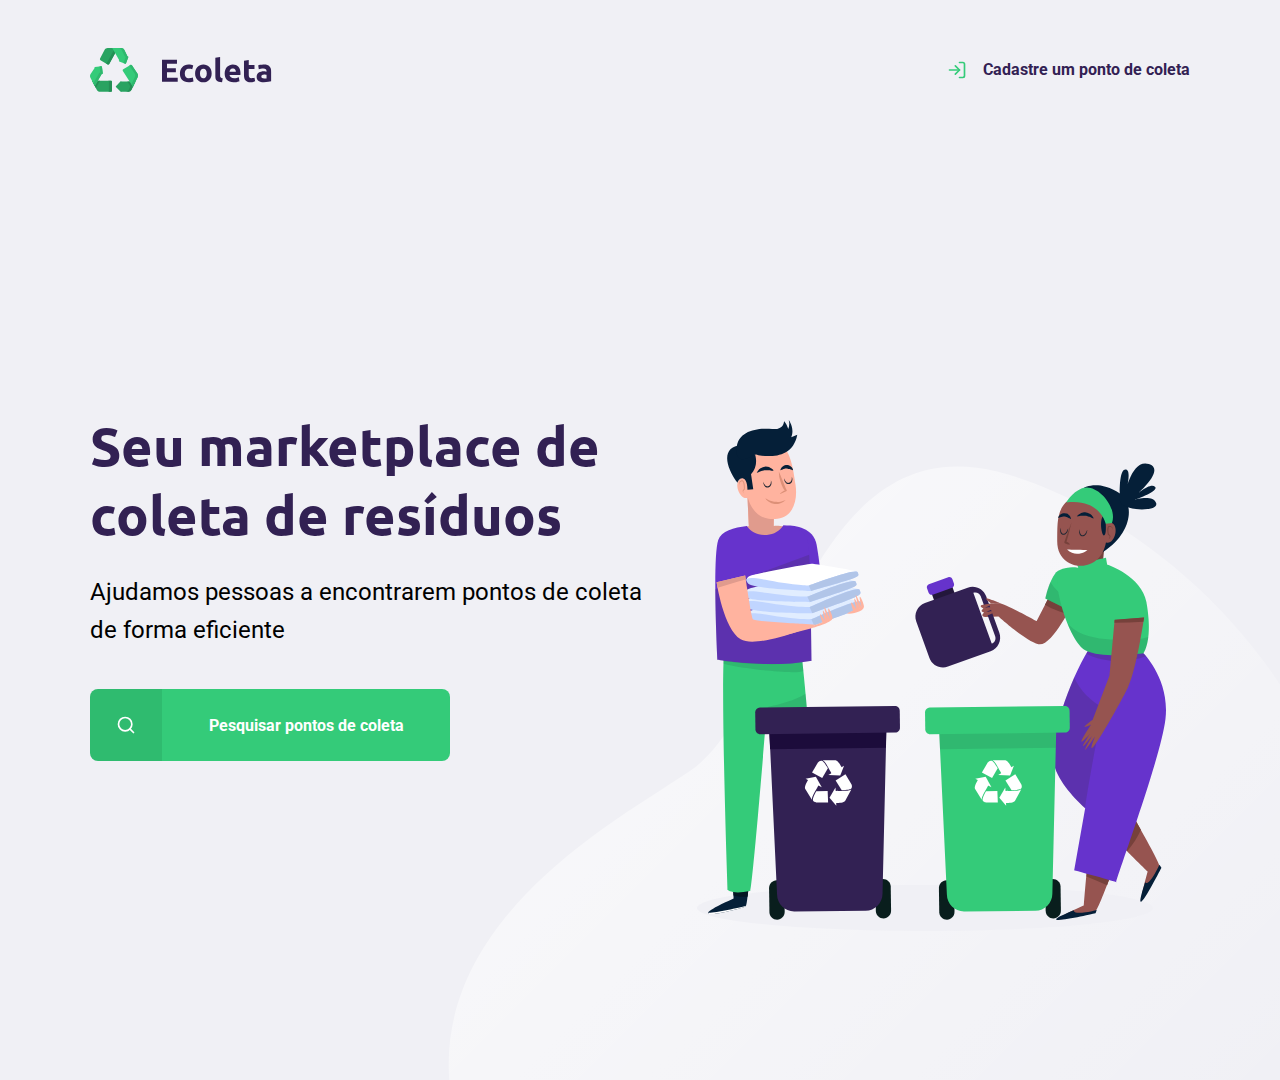
<file: index.html>
<!DOCTYPE html>
<html lang="pt">
<head>
    <meta charset="UTF-8">
    <meta name="viewport" content="width=device-width, initial-scale=1.0">
    <title>Ecoleta</title>
    <link href="https://fonts.googleapis.com/css2?family=Roboto&family=Ubuntu:wght@700&display=swap" rel="stylesheet">
    <link rel="stylesheet" href="styles/main.css">
    <link rel="stylesheet" href="styles/home.css">
    <link rel="stylesheet" href="styles/responsive.css">
</head>
<body>
    <div id="page-home">
        <div class="content">
            <header>
                <img src="assets/logo.svg" alt="logo">
                <a href="#">
                    <span></span>
                    Cadastre um ponto de coleta</a>
            </header>
            <main>
                <h1>Seu marketplace de coleta de resíduos</h1>
                <p>Ajudamos pessoas a encontrarem pontos de coleta de forma eficiente</p>
                <a href=""><span></span><strong>Pesquisar pontos de coleta</strong></a>
            </main>
        </div>
    </div>
</body>
</html>
</file>
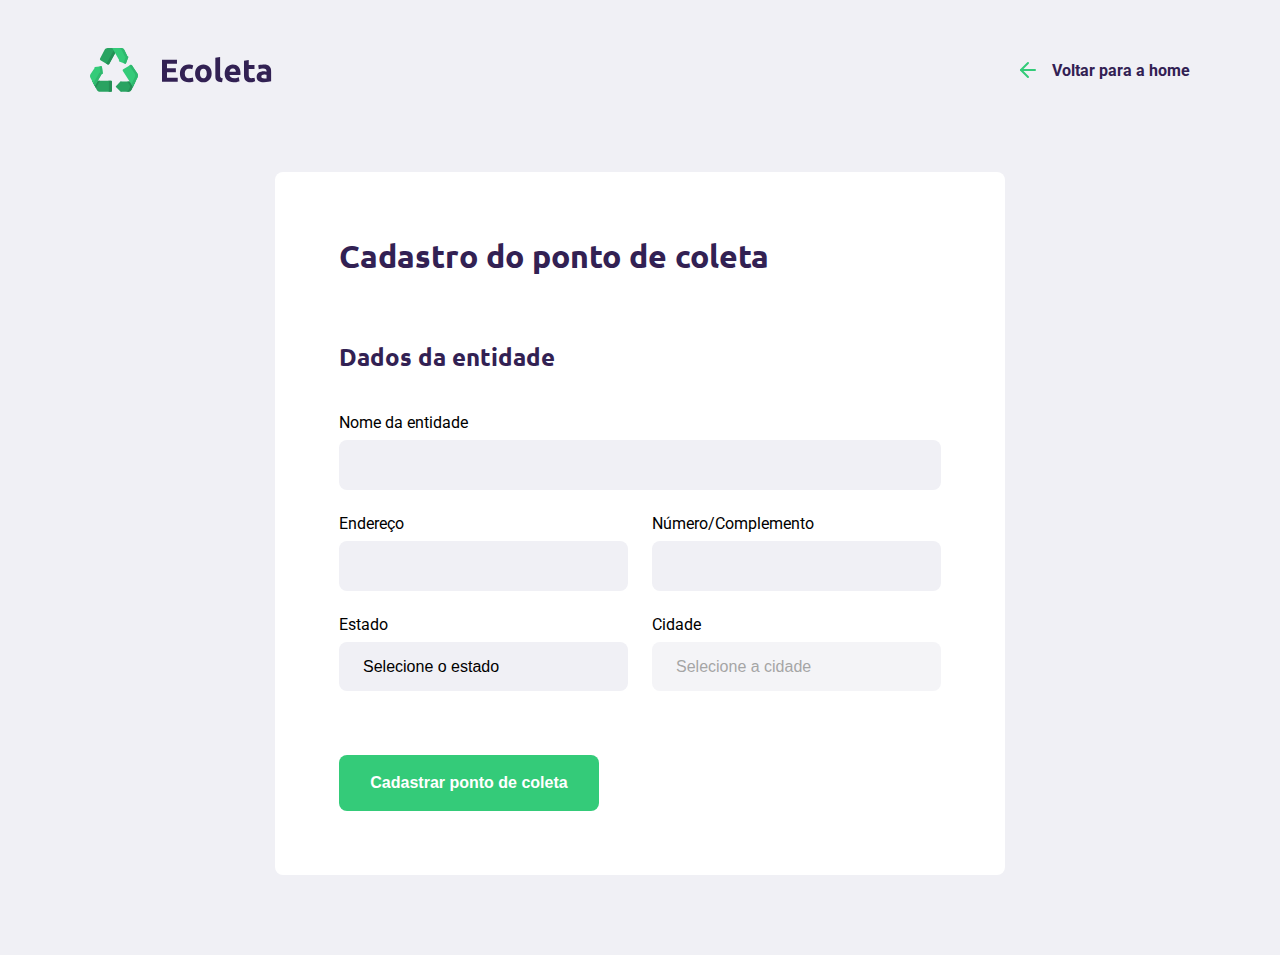
<file: create-point.html>
<!DOCTYPE html>
<html lang="pt">
<head>
    <meta charset="UTF-8">
    <meta name="viewport" content="width=device-width, initial-scale=1.0">
    <title>Criar um ponto de coleta</title>
    <link href="https://fonts.googleapis.com/css2?family=Roboto&family=Ubuntu:wght@700&display=swap" rel="stylesheet">
    <link rel="stylesheet" href="styles/main.css">
    <link rel="stylesheet" href="styles/create-point.css">
    <link rel="stylesheet" href="styles/responsive.css">
</head>
<body>
    <div id="page-create-point">

            <header>
                <img src="assets/logo.svg" alt="logo">
                <a href="#">
                    <span></span>
                    Voltar para a home</a>
            </header>
            <form action="">
                <h1>Cadastro do ponto de coleta</h1>
                <fieldset>
                    <legend>
                        <h2>Dados da entidade</h2>
                    </legend>
                    <div class="field">
                        <label for="">Nome da entidade</label>
                        <input type="text" name="name">
                    </div>
                    <div class="field-group">
                        <div class="field">
                            <label for="address">Endereço</label><input type="text" name="address">
                        </div>
                        <div class="field">
                            <label for="address2">Número/Complemento</label><input type="text" name="address2">
                        </div>
                    </div>
                    <div class="field-group">
                        <div class="field">
                            <label for="state">Estado</label><select name="uf">
                                <option value="">Selecione o estado</option>
                            </select>
                            <input type="hidden" name="state">
                        </div>
                        <div class="field">
                            <label for="city">Cidade</label>
                            <select name="city" disabled>
                                <option value="">Selecione a cidade</option>
                            </select>
                        </div>
                    </div>
                </fieldset>
                <button type="submit">Cadastrar ponto de coleta</button>
                
            </form>

    </div>
    <script src="scripts/create-point.js"></script>
</body>
</html>
</file>
<file: styles/main.css>
:root {
    --title-color: #322153;
    --primary-color: #34cb79;
}

* {
    margin: 0;
    padding: 0;
    box-sizing: border-box;
}

html {
    font-family: 'Roboto', sans-serif;
}

body {
    background: #f0f0f5;
    -webkit-font-smoothing: antialiased;
}

a {
    text-decoration: none;
}

h1, h2, h3, h4, h5, h6 {
    color: var(--title-color);
    font-family: 'Ubuntu', sans-serif;
}
</file>
<file: styles/home.css>
#page-home {
    background: url(../assets/home-background.svg) no-repeat;
    background-position: 35vw bottom;
    height: 120vh;
}

#page-home .content {
    display: flex;
    flex-direction: column;
    height: 100%;
    margin: 0 auto;
    max-width: 1100px;
    width: 90%;
}

#page-home header {
    align-items: center;
    display: flex;
    justify-content: space-between;
    margin-top: 48px;
}

#page-home header a {
    color:var(--title-color);
    display: flex;
    font-weight: 700;
}

#page-home header a span {
    background-image: url(../assets/log-in.svg);
    display: flex;
    height: 20px;
    margin-right: 16px;
    width: 20px;
}

#page-home main {
    display: flex;
    flex: 1;
    flex-direction: column;
    justify-content: center;
    max-width: 560px;
}

#page-home main h1 {
    font-size: 54px;
}

#page-home main p {
    font-size: 24px;
    line-height: 38px;
    margin-top: 24px;
}

#page-home main a {
    align-items: center;
    background: var(--primary-color);
    border-radius: 8px;
    display: flex;
    height: 72px;
    margin-top: 40px;
    max-width: 360px;
    transition: 400ms;
    width: 100%;
}

#page-home main a:hover {
    background-color: #2fb86e;
}

#page-home main a span {
    align-items: center;
    background-color: rgba(0, 0, 0, 0.08);
    border-bottom-left-radius: 8px;
    border-top-left-radius: 8px;
    display: flex;
    height: 72px;
    justify-content: center;
    width: 72px;
}

#page-home main a span:after {
    background-image: url('../assets/search.svg');
    content: "";
    height: 20px;
    width: 20px;
}

#page-home main a strong {
    color: white;
    flex: 1;
    text-align: center;
}
</file>
<file: styles/responsive.css>
@media (max-width: 900px) {
    #page-home {
        background-position-x: 70vw;
    }

    #page-home .content {
        align-items: center;
        text-align: center;
    }

    #page-home header a {
        bottom: 48px;
        left: 50%;
        position: absolute;
        transform: translateX(-50%);
    }

    #page-home main {
        align-items: center;
    }
}

@media (min-width: 1700px) {
    #page-home {
        background-position-x: 40vw;
    }
}

@media (max-height: 760px) {
    #page-home {  
        background-position-y: 200px;
    }
}
</file>
<file: styles/create-point.css>
#page-create-point {
    margin: 0 auto;
    max-width: 1100px;
    width: 90%;
}

#page-create-point header {
    align-items: center;
    display: flex;
    justify-content: space-between;
    margin-top: 48px;
}

#page-create-point header a {
    align-items: center;
    color: var(--title-color);
    display: flex;
    font-weight: bold;
}

#page-create-point header a span {
    background-image: url('../assets/arrow-left.svg');
    display: flex;
    height: 24px;
    margin-right: 16px;
    width: 20px;
}

form {
    background-color: #fff;
    border-radius: 8px;
    margin: 80px auto;
    max-width: 730px;
    padding: 64px;
}

form h1 {
    font-size: 36 px;
}

form fieldset {
    border: 0;
    margin-top: 64px;
}

form legend {
    margin-bottom: 40px;
}

form legend h2 {
    font-size: 24 px;
}

form .field {
    display: flex;
    flex: 1;
    flex-direction: column;
    margin-bottom: 24px;
}

form .field-group {
    display: flex;
}

form input,
form select {
    background-color: #f0f0f5;
    border: 0;
    border-radius: 8px;
    font-size: 16px;
    padding: 16px 24px;

}

form select {
    -webkit-appearance: none;
    -moz-appearance: none;
    appearance: none;
}

form label {
    font-size: 14 px;
    margin-bottom: 8px;
}

form .field-group .field + .field {
    margin-left: 24px;
}

form button {
    background-color: var(--primary-color);
    border: 0;
    border-radius: 8px;
    color: #fff;
    font-weight: bold;
    font-size: 16px;
    height: 56px;
    margin-top: 40px;
    transition: background-color 300ms;
    width: 260px;
}

form button:hover {
    background-color: #2fb86e;
}
</file>
